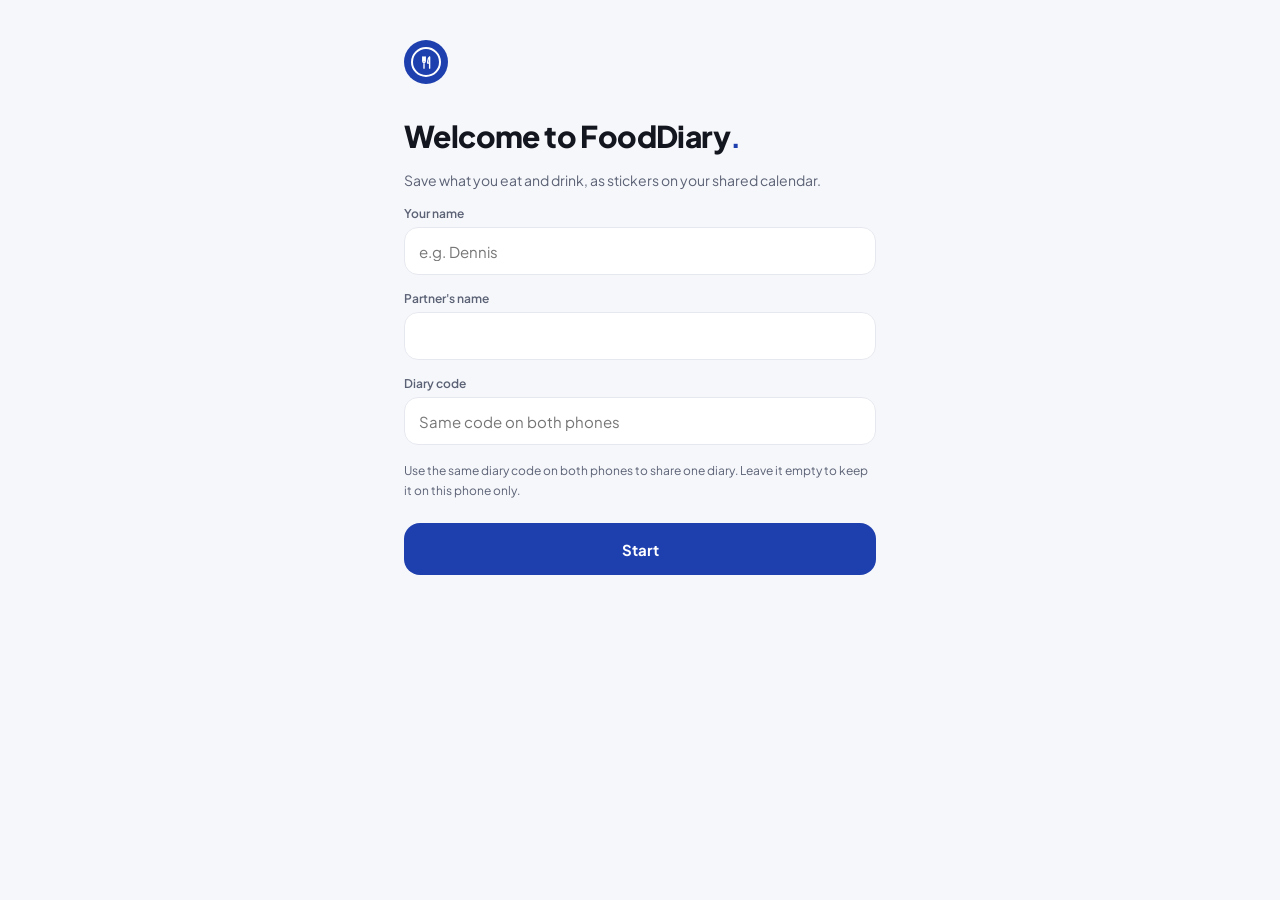
<file: fooddiary/index.html>
<!doctype html>
<html lang="en">
<head>
<meta charset="utf-8">
<meta name="viewport" content="width=device-width, initial-scale=1, maximum-scale=1, viewport-fit=cover">
<title>FoodDiary</title>
<meta name="theme-color" content="#F6F7FB">
<meta name="description" content="FoodDiary: our table, remembered">
<link rel="manifest" href="manifest.webmanifest">
<link rel="icon" href="icons/icon-192.png">
<link rel="apple-touch-icon" href="icons/icon-180.png">
<meta name="mobile-web-app-capable" content="yes">
<meta name="apple-mobile-web-app-capable" content="yes">
<meta name="apple-mobile-web-app-title" content="FoodDiary">
<link rel="stylesheet" href="lib/leaflet.css">
<link rel="stylesheet" href="styles.css">
</head>
<body>
<div id="app"></div>
<div id="overlay"></div>
<div id="toast" role="status" aria-live="polite"></div>
<noscript>FoodDiary needs JavaScript turned on.</noscript>
<script src="config.js"></script>
<script src="lib/leaflet.js"></script>
<script src="lib/firebase-app-compat.js"></script>
<script src="lib/firebase-firestore-compat.js"></script>
<script src="app.js"></script>
</body>
</html>
</file>
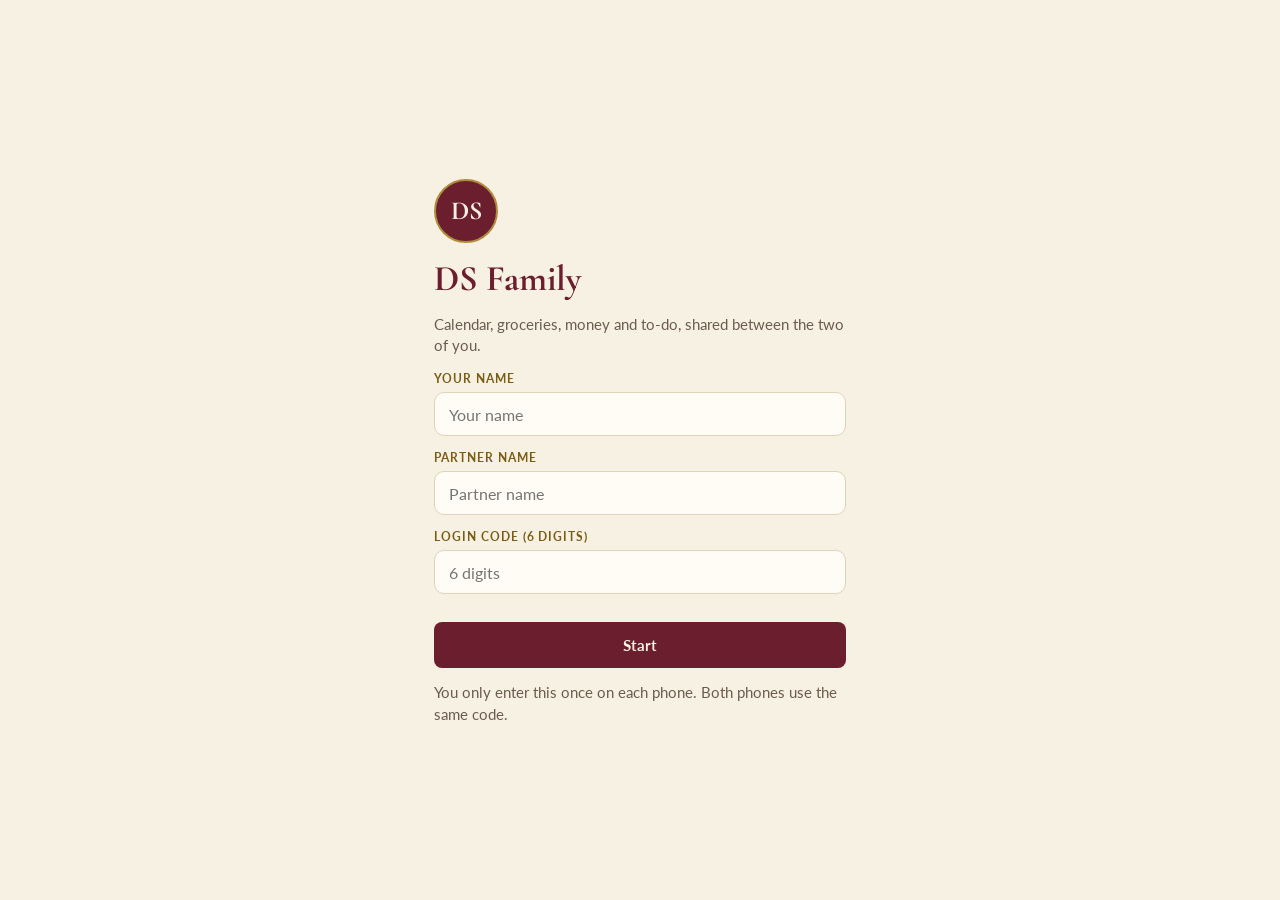
<file: www/index.html>
<!doctype html>
<html lang="en">
<head>
<meta charset="utf-8">
<meta name="viewport" content="width=device-width, initial-scale=1, viewport-fit=cover">
<title>DS Family</title>
<meta name="theme-color" content="#6B1F2E">
<meta name="description" content="DS Family: shared calendar, groceries, money and to-do">
<link rel="manifest" href="manifest.webmanifest">
<link rel="icon" href="icons/icon-192.png">
<link rel="apple-touch-icon" href="icons/icon-180.png">
<meta name="apple-mobile-web-app-capable" content="yes">
<meta name="mobile-web-app-capable" content="yes">
<meta name="apple-mobile-web-app-title" content="DS Family">
<meta name="apple-mobile-web-app-status-bar-style" content="default">
<link rel="stylesheet" href="https://fonts.googleapis.com/css2?family=Cormorant+Garamond:wght@600;700&family=Lato:wght@400;700&display=swap">
<link rel="stylesheet" href="styles.css">
</head>
<body>
<div id="app"></div>
<noscript>DS Family needs JavaScript turned on.</noscript>
<script src="config.js"></script>
<script src="util.js"></script>
<script src="workout.js"></script>
<script src="figures.js"></script>
<script src="app.js"></script>
</body>
</html>
</file>
<file: fooddiary/lib/leaflet.css>
/* required styles */

.leaflet-pane,
.leaflet-tile,
.leaflet-marker-icon,
.leaflet-marker-shadow,
.leaflet-tile-container,
.leaflet-pane > svg,
.leaflet-pane > canvas,
.leaflet-zoom-box,
.leaflet-image-layer,
.leaflet-layer {
	position: absolute;
	left: 0;
	top: 0;
	}
.leaflet-container {
	overflow: hidden;
	}
.leaflet-tile,
.leaflet-marker-icon,
.leaflet-marker-shadow {
	-webkit-user-select: none;
	   -moz-user-select: none;
	        user-select: none;
	  -webkit-user-drag: none;
	}
/* Prevents IE11 from highlighting tiles in blue */
.leaflet-tile::selection {
	background: transparent;
}
/* Safari renders non-retina tile on retina better with this, but Chrome is worse */
.leaflet-safari .leaflet-tile {
	image-rendering: -webkit-optimize-contrast;
	}
/* hack that prevents hw layers "stretching" when loading new tiles */
.leaflet-safari .leaflet-tile-container {
	width: 1600px;
	height: 1600px;
	-webkit-transform-origin: 0 0;
	}
.leaflet-marker-icon,
.leaflet-marker-shadow {
	display: block;
	}
/* .leaflet-container svg: reset svg max-width decleration shipped in Joomla! (joomla.org) 3.x */
/* .leaflet-container img: map is broken in FF if you have max-width: 100% on tiles */
.leaflet-container .leaflet-overlay-pane svg {
	max-width: none !important;
	max-height: none !important;
	}
.leaflet-container .leaflet-marker-pane img,
.leaflet-container .leaflet-shadow-pane img,
.leaflet-container .leaflet-tile-pane img,
.leaflet-container img.leaflet-image-layer,
.leaflet-container .leaflet-tile {
	max-width: none !important;
	max-height: none !important;
	width: auto;
	padding: 0;
	}

.leaflet-container img.leaflet-tile {
	/* See: https://bugs.chromium.org/p/chromium/issues/detail?id=600120 */
	mix-blend-mode: plus-lighter;
}

.leaflet-container.leaflet-touch-zoom {
	-ms-touch-action: pan-x pan-y;
	touch-action: pan-x pan-y;
	}
.leaflet-container.leaflet-touch-drag {
	-ms-touch-action: pinch-zoom;
	/* Fallback for FF which doesn't support pinch-zoom */
	touch-action: none;
	touch-action: pinch-zoom;
}
.leaflet-container.leaflet-touch-drag.leaflet-touch-zoom {
	-ms-touch-action: none;
	touch-action: none;
}
.leaflet-container {
	-webkit-tap-highlight-color: transparent;
}
.leaflet-container a {
	-webkit-tap-highlight-color: rgba(51, 181, 229, 0.4);
}
.leaflet-tile {
	filter: inherit;
	visibility: hidden;
	}
.leaflet-tile-loaded {
	visibility: inherit;
	}
.leaflet-zoom-box {
	width: 0;
	height: 0;
	-moz-box-sizing: border-box;
	     box-sizing: border-box;
	z-index: 800;
	}
/* workaround for https://bugzilla.mozilla.org/show_bug.cgi?id=888319 */
.leaflet-overlay-pane svg {
	-moz-user-select: none;
	}

.leaflet-pane         { z-index: 400; }

.leaflet-tile-pane    { z-index: 200; }
.leaflet-overlay-pane { z-index: 400; }
.leaflet-shadow-pane  { z-index: 500; }
.leaflet-marker-pane  { z-index: 600; }
.leaflet-tooltip-pane   { z-index: 650; }
.leaflet-popup-pane   { z-index: 700; }

.leaflet-map-pane canvas { z-index: 100; }
.leaflet-map-pane svg    { z-index: 200; }

.leaflet-vml-shape {
	width: 1px;
	height: 1px;
	}
.lvml {
	behavior: url(#default#VML);
	display: inline-block;
	position: absolute;
	}


/* control positioning */

.leaflet-control {
	position: relative;
	z-index: 800;
	pointer-events: visiblePainted; /* IE 9-10 doesn't have auto */
	pointer-events: auto;
	}
.leaflet-top,
.leaflet-bottom {
	position: absolute;
	z-index: 1000;
	pointer-events: none;
	}
.leaflet-top {
	top: 0;
	}
.leaflet-right {
	right: 0;
	}
.leaflet-bottom {
	bottom: 0;
	}
.leaflet-left {
	left: 0;
	}
.leaflet-control {
	float: left;
	clear: both;
	}
.leaflet-right .leaflet-control {
	float: right;
	}
.leaflet-top .leaflet-control {
	margin-top: 10px;
	}
.leaflet-bottom .leaflet-control {
	margin-bottom: 10px;
	}
.leaflet-left .leaflet-control {
	margin-left: 10px;
	}
.leaflet-right .leaflet-control {
	margin-right: 10px;
	}


/* zoom and fade animations */

.leaflet-fade-anim .leaflet-popup {
	opacity: 0;
	-webkit-transition: opacity 0.2s linear;
	   -moz-transition: opacity 0.2s linear;
	        transition: opacity 0.2s linear;
	}
.leaflet-fade-anim .leaflet-map-pane .leaflet-popup {
	opacity: 1;
	}
.leaflet-zoom-animated {
	-webkit-transform-origin: 0 0;
	    -ms-transform-origin: 0 0;
	        transform-origin: 0 0;
	}
svg.leaflet-zoom-animated {
	will-change: transform;
}

.leaflet-zoom-anim .leaflet-zoom-animated {
	-webkit-transition: -webkit-transform 0.25s cubic-bezier(0,0,0.25,1);
	   -moz-transition:    -moz-transform 0.25s cubic-bezier(0,0,0.25,1);
	        transition:         transform 0.25s cubic-bezier(0,0,0.25,1);
	}
.leaflet-zoom-anim .leaflet-tile,
.leaflet-pan-anim .leaflet-tile {
	-webkit-transition: none;
	   -moz-transition: none;
	        transition: none;
	}

.leaflet-zoom-anim .leaflet-zoom-hide {
	visibility: hidden;
	}


/* cursors */

.leaflet-interactive {
	cursor: pointer;
	}
.leaflet-grab {
	cursor: -webkit-grab;
	cursor:    -moz-grab;
	cursor:         grab;
	}
.leaflet-crosshair,
.leaflet-crosshair .leaflet-interactive {
	cursor: crosshair;
	}
.leaflet-popup-pane,
.leaflet-control {
	cursor: auto;
	}
.leaflet-dragging .leaflet-grab,
.leaflet-dragging .leaflet-grab .leaflet-interactive,
.leaflet-dragging .leaflet-marker-draggable {
	cursor: move;
	cursor: -webkit-grabbing;
	cursor:    -moz-grabbing;
	cursor:         grabbing;
	}

/* marker & overlays interactivity */
.leaflet-marker-icon,
.leaflet-marker-shadow,
.leaflet-image-layer,
.leaflet-pane > svg path,
.leaflet-tile-container {
	pointer-events: none;
	}

.leaflet-marker-icon.leaflet-interactive,
.leaflet-image-layer.leaflet-interactive,
.leaflet-pane > svg path.leaflet-interactive,
svg.leaflet-image-layer.leaflet-interactive path {
	pointer-events: visiblePainted; /* IE 9-10 doesn't have auto */
	pointer-events: auto;
	}

/* visual tweaks */

.leaflet-container {
	background: #ddd;
	outline-offset: 1px;
	}
.leaflet-container a {
	color: #0078A8;
	}
.leaflet-zoom-box {
	border: 2px dotted #38f;
	background: rgba(255,255,255,0.5);
	}


/* general typography */
.leaflet-container {
	font-family: "Helvetica Neue", Arial, Helvetica, sans-serif;
	font-size: 12px;
	font-size: 0.75rem;
	line-height: 1.5;
	}


/* general toolbar styles */

.leaflet-bar {
	box-shadow: 0 1px 5px rgba(0,0,0,0.65);
	border-radius: 4px;
	}
.leaflet-bar a {
	background-color: #fff;
	border-bottom: 1px solid #ccc;
	width: 26px;
	height: 26px;
	line-height: 26px;
	display: block;
	text-align: center;
	text-decoration: none;
	color: black;
	}
.leaflet-bar a,
.leaflet-control-layers-toggle {
	background-position: 50% 50%;
	background-repeat: no-repeat;
	display: block;
	}
.leaflet-bar a:hover,
.leaflet-bar a:focus {
	background-color: #f4f4f4;
	}
.leaflet-bar a:first-child {
	border-top-left-radius: 4px;
	border-top-right-radius: 4px;
	}
.leaflet-bar a:last-child {
	border-bottom-left-radius: 4px;
	border-bottom-right-radius: 4px;
	border-bottom: none;
	}
.leaflet-bar a.leaflet-disabled {
	cursor: default;
	background-color: #f4f4f4;
	color: #bbb;
	}

.leaflet-touch .leaflet-bar a {
	width: 30px;
	height: 30px;
	line-height: 30px;
	}
.leaflet-touch .leaflet-bar a:first-child {
	border-top-left-radius: 2px;
	border-top-right-radius: 2px;
	}
.leaflet-touch .leaflet-bar a:last-child {
	border-bottom-left-radius: 2px;
	border-bottom-right-radius: 2px;
	}

/* zoom control */

.leaflet-control-zoom-in,
.leaflet-control-zoom-out {
	font: bold 18px 'Lucida Console', Monaco, monospace;
	text-indent: 1px;
	}

.leaflet-touch .leaflet-control-zoom-in, .leaflet-touch .leaflet-control-zoom-out  {
	font-size: 22px;
	}


/* layers control */

.leaflet-control-layers {
	box-shadow: 0 1px 5px rgba(0,0,0,0.4);
	background: #fff;
	border-radius: 5px;
	}
.leaflet-control-layers-toggle {
	background-image: url(images/layers.png);
	width: 36px;
	height: 36px;
	}
.leaflet-retina .leaflet-control-layers-toggle {
	background-image: url(images/layers-2x.png);
	background-size: 26px 26px;
	}
.leaflet-touch .leaflet-control-layers-toggle {
	width: 44px;
	height: 44px;
	}
.leaflet-control-layers .leaflet-control-layers-list,
.leaflet-control-layers-expanded .leaflet-control-layers-toggle {
	display: none;
	}
.leaflet-control-layers-expanded .leaflet-control-layers-list {
	display: block;
	position: relative;
	}
.leaflet-control-layers-expanded {
	padding: 6px 10px 6px 6px;
	color: #333;
	background: #fff;
	}
.leaflet-control-layers-scrollbar {
	overflow-y: scroll;
	overflow-x: hidden;
	padding-right: 5px;
	}
.leaflet-control-layers-selector {
	margin-top: 2px;
	position: relative;
	top: 1px;
	}
.leaflet-control-layers label {
	display: block;
	font-size: 13px;
	font-size: 1.08333em;
	}
.leaflet-control-layers-separator {
	height: 0;
	border-top: 1px solid #ddd;
	margin: 5px -10px 5px -6px;
	}

/* Default icon URLs */
.leaflet-default-icon-path { /* used only in path-guessing heuristic, see L.Icon.Default */
	background-image: url(images/marker-icon.png);
	}


/* attribution and scale controls */

.leaflet-container .leaflet-control-attribution {
	background: #fff;
	background: rgba(255, 255, 255, 0.8);
	margin: 0;
	}
.leaflet-control-attribution,
.leaflet-control-scale-line {
	padding: 0 5px;
	color: #333;
	line-height: 1.4;
	}
.leaflet-control-attribution a {
	text-decoration: none;
	}
.leaflet-control-attribution a:hover,
.leaflet-control-attribution a:focus {
	text-decoration: underline;
	}
.leaflet-attribution-flag {
	display: inline !important;
	vertical-align: baseline !important;
	width: 1em;
	height: 0.6669em;
	}
.leaflet-left .leaflet-control-scale {
	margin-left: 5px;
	}
.leaflet-bottom .leaflet-control-scale {
	margin-bottom: 5px;
	}
.leaflet-control-scale-line {
	border: 2px solid #777;
	border-top: none;
	line-height: 1.1;
	padding: 2px 5px 1px;
	white-space: nowrap;
	-moz-box-sizing: border-box;
	     box-sizing: border-box;
	background: rgba(255, 255, 255, 0.8);
	text-shadow: 1px 1px #fff;
	}
.leaflet-control-scale-line:not(:first-child) {
	border-top: 2px solid #777;
	border-bottom: none;
	margin-top: -2px;
	}
.leaflet-control-scale-line:not(:first-child):not(:last-child) {
	border-bottom: 2px solid #777;
	}

.leaflet-touch .leaflet-control-attribution,
.leaflet-touch .leaflet-control-layers,
.leaflet-touch .leaflet-bar {
	box-shadow: none;
	}
.leaflet-touch .leaflet-control-layers,
.leaflet-touch .leaflet-bar {
	border: 2px solid rgba(0,0,0,0.2);
	background-clip: padding-box;
	}


/* popup */

.leaflet-popup {
	position: absolute;
	text-align: center;
	margin-bottom: 20px;
	}
.leaflet-popup-content-wrapper {
	padding: 1px;
	text-align: left;
	border-radius: 12px;
	}
.leaflet-popup-content {
	margin: 13px 24px 13px 20px;
	line-height: 1.3;
	font-size: 13px;
	font-size: 1.08333em;
	min-height: 1px;
	}
.leaflet-popup-content p {
	margin: 17px 0;
	margin: 1.3em 0;
	}
.leaflet-popup-tip-container {
	width: 40px;
	height: 20px;
	position: absolute;
	left: 50%;
	margin-top: -1px;
	margin-left: -20px;
	overflow: hidden;
	pointer-events: none;
	}
.leaflet-popup-tip {
	width: 17px;
	height: 17px;
	padding: 1px;

	margin: -10px auto 0;
	pointer-events: auto;

	-webkit-transform: rotate(45deg);
	   -moz-transform: rotate(45deg);
	    -ms-transform: rotate(45deg);
	        transform: rotate(45deg);
	}
.leaflet-popup-content-wrapper,
.leaflet-popup-tip {
	background: white;
	color: #333;
	box-shadow: 0 3px 14px rgba(0,0,0,0.4);
	}
.leaflet-container a.leaflet-popup-close-button {
	position: absolute;
	top: 0;
	right: 0;
	border: none;
	text-align: center;
	width: 24px;
	height: 24px;
	font: 16px/24px Tahoma, Verdana, sans-serif;
	color: #757575;
	text-decoration: none;
	background: transparent;
	}
.leaflet-container a.leaflet-popup-close-button:hover,
.leaflet-container a.leaflet-popup-close-button:focus {
	color: #585858;
	}
.leaflet-popup-scrolled {
	overflow: auto;
	}

.leaflet-oldie .leaflet-popup-content-wrapper {
	-ms-zoom: 1;
	}
.leaflet-oldie .leaflet-popup-tip {
	width: 24px;
	margin: 0 auto;

	-ms-filter: "progid:DXImageTransform.Microsoft.Matrix(M11=0.70710678, M12=0.70710678, M21=-0.70710678, M22=0.70710678)";
	filter: progid:DXImageTransform.Microsoft.Matrix(M11=0.70710678, M12=0.70710678, M21=-0.70710678, M22=0.70710678);
	}

.leaflet-oldie .leaflet-control-zoom,
.leaflet-oldie .leaflet-control-layers,
.leaflet-oldie .leaflet-popup-content-wrapper,
.leaflet-oldie .leaflet-popup-tip {
	border: 1px solid #999;
	}


/* div icon */

.leaflet-div-icon {
	background: #fff;
	border: 1px solid #666;
	}


/* Tooltip */
/* Base styles for the element that has a tooltip */
.leaflet-tooltip {
	position: absolute;
	padding: 6px;
	background-color: #fff;
	border: 1px solid #fff;
	border-radius: 3px;
	color: #222;
	white-space: nowrap;
	-webkit-user-select: none;
	-moz-user-select: none;
	-ms-user-select: none;
	user-select: none;
	pointer-events: none;
	box-shadow: 0 1px 3px rgba(0,0,0,0.4);
	}
.leaflet-tooltip.leaflet-interactive {
	cursor: pointer;
	pointer-events: auto;
	}
.leaflet-tooltip-top:before,
.leaflet-tooltip-bottom:before,
.leaflet-tooltip-left:before,
.leaflet-tooltip-right:before {
	position: absolute;
	pointer-events: none;
	border: 6px solid transparent;
	background: transparent;
	content: "";
	}

/* Directions */

.leaflet-tooltip-bottom {
	margin-top: 6px;
}
.leaflet-tooltip-top {
	margin-top: -6px;
}
.leaflet-tooltip-bottom:before,
.leaflet-tooltip-top:before {
	left: 50%;
	margin-left: -6px;
	}
.leaflet-tooltip-top:before {
	bottom: 0;
	margin-bottom: -12px;
	border-top-color: #fff;
	}
.leaflet-tooltip-bottom:before {
	top: 0;
	margin-top: -12px;
	margin-left: -6px;
	border-bottom-color: #fff;
	}
.leaflet-tooltip-left {
	margin-left: -6px;
}
.leaflet-tooltip-right {
	margin-left: 6px;
}
.leaflet-tooltip-left:before,
.leaflet-tooltip-right:before {
	top: 50%;
	margin-top: -6px;
	}
.leaflet-tooltip-left:before {
	right: 0;
	margin-right: -12px;
	border-left-color: #fff;
	}
.leaflet-tooltip-right:before {
	left: 0;
	margin-left: -12px;
	border-right-color: #fff;
	}

/* Printing */

@media print {
	/* Prevent printers from removing background-images of controls. */
	.leaflet-control {
		-webkit-print-color-adjust: exact;
		print-color-adjust: exact;
		}
	}
</file>
<file: fooddiary/styles.css>
/* FoodDiary styles: same tokens as the approved mockup (v0.1.0). */
@font-face { font-family: 'PJS'; src: url(fonts/pjs-400.woff2) format('woff2'); font-weight: 400; font-display: swap; }
@font-face { font-family: 'PJS'; src: url(fonts/pjs-500.woff2) format('woff2'); font-weight: 500; font-display: swap; }
@font-face { font-family: 'PJS'; src: url(fonts/pjs-600.woff2) format('woff2'); font-weight: 600; font-display: swap; }
@font-face { font-family: 'PJS'; src: url(fonts/pjs-700.woff2) format('woff2'); font-weight: 700; font-display: swap; }
@font-face { font-family: 'PJS'; src: url(fonts/pjs-800.woff2) format('woff2'); font-weight: 800; font-display: swap; }

:root {
  --blue: #1E3FAE; --blue-dark: #162F85; --blue-soft: #E9EDFB; --blue-mid: #8FA3E6;
  --ink: #14161F; --grey: #5B6275; --faint: #A9AFBF; --line: #E6E8EF;
  --bg: #F6F7FB; --track: #ECEEF4; --card: #FFFFFF;
  --green: #15803D; --partner: #B7791F; --red: #B42318;
  --shadow: 0 1px 3px rgba(20,22,31,0.06);
  --safe-top: env(safe-area-inset-top, 0px); --safe-bottom: env(safe-area-inset-bottom, 0px);
}
* { box-sizing: border-box; -webkit-tap-highlight-color: transparent; }
html, body { margin: 0; height: 100%; background: var(--bg); color: var(--ink); font-family: 'PJS', system-ui, sans-serif; font-size: 14px; }
body { overscroll-behavior: none; }
button, input, textarea, select { font-family: inherit; color: inherit; }
button { cursor: pointer; }
svg { display: block; flex-shrink: 0; }
img { -webkit-user-drag: none; user-select: none; }

#app { position: fixed; inset: 0; overflow: hidden; }
.scroll { position: absolute; inset: 0; overflow-y: auto; padding-bottom: calc(110px + var(--safe-bottom)); -webkit-overflow-scrolling: touch; }
.wrap { max-width: 520px; margin: 0 auto; }

/* Header */
.hdr { padding: calc(18px + var(--safe-top)) 20px 0 20px; display: flex; flex-direction: column; gap: 4px; }
.status { display: flex; justify-content: flex-end; align-items: center; gap: 6px; height: 16px; }
.status .dot { width: 7px; height: 7px; border-radius: 4px; background: var(--green); }
.status span { font-size: 10px; font-weight: 700; letter-spacing: 0.08em; color: var(--green); }
.status.off .dot { background: var(--grey); } .status.off span { color: var(--grey); }
.status.local .dot { background: var(--partner); } .status.local span { color: var(--partner); }
.hrow { display: flex; align-items: center; gap: 12px; }
.logo { width: 44px; height: 44px; border-radius: 22px; background: var(--blue); display: flex; align-items: center; justify-content: center; flex-shrink: 0; }
.logo .ring { width: 30px; height: 30px; border-radius: 15px; border: 2.5px solid #fff; display: flex; align-items: center; justify-content: center; }
.htext { display: flex; flex-direction: column; gap: 1px; flex-grow: 1; min-width: 0; }
.htitle { font-size: 26px; font-weight: 800; letter-spacing: -0.02em; line-height: 30px; }
.htitle b { color: var(--blue); }
.hsub { font-size: 12px; color: var(--grey); white-space: nowrap; overflow: hidden; text-overflow: ellipsis; }
.ibtn { width: 44px; height: 44px; border: none; background: transparent; display: flex; align-items: center; justify-content: center; padding: 0; border-radius: 22px; }
.ibtn:active { background: var(--track); }

/* View switcher */
.switch { margin: 14px 20px 0 20px; padding: 4px; border-radius: 18px; background: var(--track); display: flex; gap: 4px; }
.switch button { flex: 1 1 0; height: 44px; border: none; background: transparent; display: flex; align-items: center; justify-content: center; padding: 0; border-radius: 14px; transition: flex .2s; }
.switch button.on { flex: 2.2 1 0; background: #fff; box-shadow: 0 1px 3px rgba(20,22,31,0.08); gap: 8px; font-size: 14px; font-weight: 600; }

/* Filter chips */
.chips { margin-top: 14px; padding: 0 20px; display: flex; gap: 8px; overflow-x: auto; scrollbar-width: none; }
.chips::-webkit-scrollbar { display: none; }
.chip { height: 36px; padding: 0 14px; border: 1px solid var(--line); border-radius: 18px; background: #fff; display: flex; align-items: center; gap: 6px; font-size: 13px; font-weight: 500; flex-shrink: 0; }
.chip.on { border-color: var(--blue); background: var(--blue); color: #fff; font-weight: 600; }

/* Section titles */
.sec { margin: 18px 20px 0 20px; display: flex; align-items: flex-end; justify-content: space-between; gap: 12px; }
.sec-t { font-size: 24px; font-weight: 800; letter-spacing: -0.02em; }
.sec-s { font-size: 12px; color: var(--grey); margin-top: 2px; }
.label { margin: 18px 20px 0 20px; font-size: 11px; font-weight: 700; letter-spacing: 0.1em; color: var(--grey); text-transform: uppercase; }
.avs { display: flex; flex-shrink: 0; }
.av { border-radius: 50%; color: #fff; font-weight: 700; display: flex; align-items: center; justify-content: center; border: 2px solid #fff; background: var(--blue); }
.av.p { background: #E8A33D; margin-left: -7px; }
.who { font-size: 10px; font-weight: 700; color: #fff; width: 20px; height: 20px; border-radius: 10px; display: flex; align-items: center; justify-content: center; flex-shrink: 0; background: var(--blue); }
.who.p { background: var(--partner); }

/* Calendar */
.cal { margin: 12px 20px 0 20px; padding: 12px 10px 10px 10px; border-radius: 20px; background: #fff; box-shadow: var(--shadow); touch-action: pan-y; }
.dow, .days { display: grid; grid-template-columns: repeat(7, minmax(0, 1fr)); gap: 2px; }
.dow div { text-align: center; font-size: 11px; font-weight: 600; color: var(--grey); margin-bottom: 4px; }
.day { height: 50px; position: relative; display: flex; align-items: center; justify-content: center; font-size: 13px; font-weight: 500; color: var(--grey); border: none; background: transparent; padding: 0; border-radius: 12px; }
.day.fut { color: var(--faint); }
.day.sel { background: var(--blue-soft); }
.day.today:not(.has) { color: var(--blue); font-weight: 800; }
.day img { width: 38px; height: 38px; object-fit: contain; }
.day .n { position: absolute; left: 2px; top: 0; font-size: 10px; font-weight: 700; color: var(--ink); }
.day .more { position: absolute; right: 1px; bottom: 1px; font-size: 10px; font-weight: 700; color: var(--blue); }
.calfoot { margin-top: 6px; padding-top: 6px; border-top: 1px solid var(--line); display: flex; align-items: center; gap: 8px; font-size: 12px; color: var(--grey); }
.calfoot .sp { flex-grow: 1; }
.calfoot .ibtn { width: 40px; height: 40px; }
.dayhead { display: flex; align-items: center; gap: 10px; margin-top: 4px; }
.dayhead .bul { width: 8px; height: 8px; border-radius: 4px; background: var(--blue); flex-shrink: 0; }
.dayhead .t { font-size: 16px; font-weight: 700; }
.dayhead .c { font-size: 12px; color: var(--grey); }
.stackcol { margin: 16px 20px 0 20px; display: flex; flex-direction: column; gap: 12px; }

/* Save card (List) */
.item { display: flex; gap: 14px; padding: 12px; border-radius: 20px; background: #fff; box-shadow: var(--shadow); border: none; text-align: left; width: 100%; }
.item > img { width: 92px; height: 92px; object-fit: contain; flex-shrink: 0; }
.item .b { display: flex; flex-direction: column; gap: 6px; flex-grow: 1; min-width: 0; }
.item .r1 { display: flex; align-items: center; justify-content: space-between; gap: 8px; }
.item .nm { font-size: 17px; font-weight: 700; letter-spacing: -0.01em; white-space: nowrap; overflow: hidden; text-overflow: ellipsis; }
.item .st { display: flex; align-items: center; gap: 3px; font-size: 13px; font-weight: 700; color: var(--blue); }
.meta { display: flex; align-items: center; gap: 12px; font-size: 12px; color: var(--grey); min-width: 0; }
.meta span { display: flex; align-items: center; gap: 4px; min-width: 0; }
.ell { white-space: nowrap; overflow: hidden; text-overflow: ellipsis; }
.item .nt { display: flex; align-items: center; justify-content: space-between; gap: 8px; font-size: 12px; }
.item .nt span { display: flex; align-items: center; gap: 4px; min-width: 0; }

/* Stack (sticker book) */
.book { margin: 12px 20px 0 20px; display: grid; grid-template-columns: repeat(3, minmax(0, 1fr)); gap: 10px; }
.stk { aspect-ratio: 1 / 1.15; border: none; border-radius: 20px; background: #fff; box-shadow: var(--shadow); display: flex; flex-direction: column; align-items: center; justify-content: center; gap: 4px; padding: 8px; }
.stk img { width: 100%; height: 72%; object-fit: contain; }
.stk span { font-size: 11px; font-weight: 600; max-width: 100%; white-space: nowrap; overflow: hidden; text-overflow: ellipsis; }

/* Places */
.map { margin: 14px 20px 0 20px; height: 210px; border-radius: 22px; overflow: hidden; position: relative; background: #DCEBD3; z-index: 0; }
.map .leaflet-container { width: 100%; height: 100%; background: #E8EEE4; font-family: inherit; }
.mapbtn { position: absolute; right: 12px; bottom: 12px; height: 36px; padding: 0 14px; border: none; border-radius: 18px; background: #fff; box-shadow: 0 2px 8px rgba(20,22,31,0.12); display: flex; align-items: center; gap: 6px; font-size: 13px; font-weight: 600; z-index: 500; }
.mapempty { position: absolute; inset: 0; display: flex; align-items: center; justify-content: center; text-align: center; padding: 24px; font-size: 13px; color: #3C4A3A; }
.pin { width: 52px; height: 52px; border-radius: 26px; background: #fff; box-shadow: 0 4px 12px rgba(20,22,31,0.18); display: flex; align-items: center; justify-content: center; position: relative; }
.pin img { width: 40px; height: 40px; object-fit: contain; }
.pin b { position: absolute; right: -4px; top: -4px; width: 20px; height: 20px; border-radius: 10px; background: var(--blue); color: #fff; font-size: 11px; font-weight: 700; display: flex; align-items: center; justify-content: center; border: 2px solid #fff; }
.leaflet-div-icon { background: transparent; border: none; }
.seg { margin: 14px 20px 0 20px; padding: 4px; border-radius: 16px; background: var(--track); display: grid; grid-template-columns: repeat(3, minmax(0, 1fr)); gap: 4px; }
.seg button { height: 38px; border: none; border-radius: 12px; background: transparent; font-size: 13px; font-weight: 500; color: var(--grey); }
.seg button.on { background: #fff; font-weight: 600; color: var(--ink); box-shadow: 0 1px 3px rgba(20,22,31,0.08); }
.prow { display: flex; align-items: center; gap: 14px; padding: 12px; border-radius: 20px; background: #fff; box-shadow: var(--shadow); border: none; text-align: left; width: 100%; }
.prow > img { width: 64px; height: 64px; object-fit: contain; flex-shrink: 0; }
.prow .b { display: flex; flex-direction: column; gap: 5px; flex-grow: 1; min-width: 0; }
.prow .nm { font-size: 16px; font-weight: 700; }
.prow .lv { font-size: 12px; color: var(--grey); } .prow .lv b { color: var(--ink); font-weight: 600; }
.list { margin: 12px 20px 0 20px; display: flex; flex-direction: column; gap: 10px; }

/* Shared */
.pair { margin: 14px 20px 0 20px; display: grid; grid-template-columns: repeat(2, minmax(0, 1fr)); gap: 10px; }
.pcard { padding: 14px; border-radius: 20px; background: #fff; box-shadow: var(--shadow); display: flex; flex-direction: column; gap: 10px; }
.pcard .top { display: flex; align-items: center; gap: 8px; font-size: 14px; font-weight: 700; min-width: 0; }
.pcard .big { font-size: 32px; font-weight: 800; letter-spacing: -0.03em; line-height: 36px; }
.pcard .sm { font-size: 11px; font-weight: 700; letter-spacing: 0.08em; color: var(--grey); }
.minis { display: flex; gap: 4px; } .minis img { width: 36px; height: 36px; object-fit: contain; }

/* You */
.statcard { margin: 14px 20px 0 20px; padding: 18px; border-radius: 22px; background: #fff; box-shadow: var(--shadow); display: flex; flex-direction: column; gap: 14px; }
.kpis { display: grid; grid-template-columns: repeat(3, minmax(0, 1fr)); gap: 8px; }
.kpi .v { font-size: 40px; font-weight: 800; line-height: 44px; letter-spacing: -0.03em; }
.kpi .k { font-size: 11px; font-weight: 700; letter-spacing: 0.08em; color: var(--grey); }
.bar { height: 10px; border-radius: 5px; overflow: hidden; display: flex; background: var(--track); }
.legend { display: flex; gap: 16px; font-size: 12px; color: var(--grey); flex-wrap: wrap; }
.legend span { display: flex; align-items: center; gap: 6px; }
.legend i { width: 8px; height: 8px; border-radius: 4px; display: block; }
.split { display: flex; gap: 10px; padding-top: 12px; border-top: 1px solid var(--line); }
.split div { flex: 1 1 0; display: flex; align-items: center; gap: 8px; font-size: 12px; color: var(--grey); min-width: 0; }
.split b { color: var(--ink); font-size: 14px; }
.fav { display: flex; align-items: center; gap: 14px; padding: 10px 0; border: none; background: transparent; width: 100%; text-align: left; }
.fav .n { width: 22px; font-size: 13px; font-weight: 700; color: var(--grey); }
.fav img { width: 52px; height: 52px; object-fit: contain; flex-shrink: 0; }
.fav .b { display: flex; flex-direction: column; gap: 2px; flex-grow: 1; min-width: 0; }
.fav .nm { font-size: 15px; font-weight: 700; }
.fav .x { font-size: 13px; font-weight: 700; color: var(--blue); flex-shrink: 0; }
.memory { margin: 8px 20px 0 20px; padding: 16px; border-radius: 22px; background: #fff; box-shadow: var(--shadow); display: flex; align-items: center; gap: 16px; border: none; width: calc(100% - 40px); text-align: left; }
.memory img { width: 110px; height: 110px; object-fit: contain; flex-shrink: 0; }
.memory .k { font-size: 11px; font-weight: 700; letter-spacing: 0.1em; color: var(--grey); }
.memory .t { font-size: 22px; font-weight: 800; letter-spacing: -0.02em; margin-top: 4px; }
.memory .s { font-size: 12px; color: var(--grey); margin-top: 4px; }

/* Empty state */
.empty { margin: 16px 20px 0 20px; padding: 28px 20px; border-radius: 20px; background: #fff; box-shadow: var(--shadow); display: flex; flex-direction: column; align-items: center; gap: 10px; text-align: center; }
.empty .t { font-size: 16px; font-weight: 700; }
.empty .s { font-size: 13px; color: var(--grey); max-width: 260px; line-height: 19px; }

/* Bottom navigation */
.navfade { position: absolute; left: 0; right: 0; bottom: 0; height: calc(96px + var(--safe-bottom)); background: linear-gradient(rgba(246,247,251,0), var(--bg) 40%); pointer-events: none; z-index: 900; }
.nav { position: absolute; left: 16px; right: 16px; bottom: calc(20px + var(--safe-bottom)); display: flex; align-items: center; gap: 12px; z-index: 901; max-width: 488px; margin: 0 auto; }
.navbar { flex-grow: 1; height: 62px; border-radius: 31px; background: #fff; box-shadow: 0 6px 20px rgba(20,22,31,0.10); display: flex; padding: 0 6px; }
.navbar button { flex: 1 1 0; height: 58px; margin-top: 2px; display: flex; flex-direction: column; align-items: center; justify-content: center; gap: 3px; border: none; background: transparent; color: var(--grey); font-size: 11px; font-weight: 500; padding: 0; }
.navbar button.on { color: var(--blue); font-weight: 700; }
.fab { width: 62px; height: 62px; border-radius: 31px; border: none; background: var(--blue); box-shadow: 0 8px 20px rgba(30,63,174,0.35); display: flex; align-items: center; justify-content: center; padding: 0; flex-shrink: 0; }
.fab:active { background: var(--blue-dark); }

/* Overlays */
#overlay:empty { display: none; }
.screen { position: fixed; inset: 0; z-index: 2000; background: var(--bg); overflow-y: auto; }
.screen.dark { background: #0F1117; overflow: hidden; }
.sheetbg { position: fixed; inset: 0; z-index: 2000; background: rgba(15,17,23,0.45); display: flex; align-items: flex-end; justify-content: center; }
.sheet { width: 100%; max-width: 520px; background: #fff; border-radius: 28px 28px 0 0; padding: 10px 20px calc(22px + var(--safe-bottom)) 20px; display: flex; flex-direction: column; gap: 10px; }
.grab { width: 40px; height: 4px; border-radius: 2px; background: var(--line); margin: 0 auto 8px auto; }
.sheet h3 { margin: 0 0 4px 0; font-size: 18px; font-weight: 800; }
.optbtn { height: 56px; border: 1px solid var(--line); border-radius: 16px; background: #fff; display: flex; align-items: center; gap: 12px; padding: 0 16px; font-size: 15px; font-weight: 600; }
.topbar { position: sticky; top: 0; z-index: 5; padding: calc(16px + var(--safe-top)) 20px 12px 20px; display: flex; align-items: center; gap: 12px; background: var(--bg); }
.topbar .t { font-size: 20px; font-weight: 800; flex-grow: 1; letter-spacing: -0.01em; }
.rbtn { width: 44px; height: 44px; border-radius: 22px; border: none; background: var(--track); display: flex; align-items: center; justify-content: center; padding: 0; flex-shrink: 0; }

/* Capture editor */
.capbar { position: absolute; left: 0; right: 0; top: 0; padding: calc(22px + var(--safe-top)) 20px 22px 20px; display: flex; align-items: center; justify-content: space-between; z-index: 2; }
.capbar .rbtn { background: rgba(255,255,255,0.12); }
.capbar .t { font-size: 15px; font-weight: 700; color: #fff; }
.stage { position: absolute; left: 20px; right: 20px; top: calc(92px + var(--safe-top)); bottom: 420px; min-height: 180px; border-radius: 26px; background: radial-gradient(circle at 50% 45%, #2A3150, #151826 70%); display: flex; align-items: center; justify-content: center; }
.stage img { max-width: 78%; max-height: 82%; object-fit: contain; }
.stage .badge { position: absolute; left: 14px; top: 14px; height: 28px; padding: 0 12px; border-radius: 14px; background: rgba(255,255,255,0.14); display: flex; align-items: center; gap: 6px; font-size: 12px; font-weight: 600; color: #fff; }
.spinner { width: 36px; height: 36px; border-radius: 18px; border: 3px solid rgba(255,255,255,0.2); border-top-color: #fff; animation: spin 0.9s linear infinite; }
@keyframes spin { to { transform: rotate(360deg); } }
.form { position: absolute; left: 0; right: 0; bottom: 0; height: 420px; border-radius: 28px 28px 0 0; background: #fff; padding: 22px 20px calc(18px + var(--safe-bottom)) 20px; display: flex; flex-direction: column; gap: 12px; overflow-y: auto; }
.fl { display: flex; flex-direction: column; gap: 6px; font-size: 12px; font-weight: 600; color: var(--grey); }
.inp { height: 48px; border: 1px solid var(--line); border-radius: 14px; padding: 0 14px; font-size: 15px; color: var(--ink); background: #fff; outline: none; width: 100%; }
.inp:focus { border-color: var(--blue); }
.inp.big { font-size: 18px; font-weight: 700; }
.kinds { display: grid; grid-template-columns: repeat(3, minmax(0, 1fr)); gap: 8px; }
.kinds button { height: 44px; border: 1px solid var(--line); border-radius: 14px; background: #fff; display: flex; align-items: center; justify-content: center; gap: 6px; font-size: 13px; font-weight: 500; }
.kinds button.on { border-color: var(--blue); background: var(--blue); color: #fff; font-weight: 600; }
.rows { display: flex; flex-direction: column; border: 1px solid var(--line); border-radius: 14px; }
.rowi { min-height: 46px; padding: 0 14px; display: flex; align-items: center; gap: 10px; font-size: 14px; border-bottom: 1px solid var(--line); }
.rowi:last-child { border-bottom: none; }
.rowi input { flex-grow: 1; border: none; outline: none; font-size: 14px; height: 44px; background: transparent; min-width: 0; }
.rowi .hint { font-size: 11px; color: var(--grey); flex-shrink: 0; }
.stars { display: flex; gap: 2px; }
.stars button { border: none; background: transparent; padding: 0; width: 28px; height: 40px; display: flex; align-items: center; justify-content: center; }
.btns { display: flex; gap: 10px; margin-top: auto; padding-top: 4px; }
.btn2 { flex: 1 1 0; height: 52px; border: 1px solid var(--line); border-radius: 16px; background: #fff; font-size: 15px; font-weight: 600; display: flex; align-items: center; justify-content: center; gap: 8px; }
.btn1 { flex: 2 1 0; height: 52px; border: none; border-radius: 16px; background: var(--blue); font-size: 15px; font-weight: 700; color: #fff; display: flex; align-items: center; justify-content: center; gap: 8px; }
.btn1:disabled { opacity: 0.5; }
.btn1.danger { background: var(--red); }

/* Detail */
.hero { margin: 0 20px; height: 300px; border-radius: 26px; background: #fff; box-shadow: var(--shadow); display: flex; align-items: center; justify-content: center; }
.hero img { max-width: 80%; max-height: 86%; object-fit: contain; }
.dtitle { margin: 18px 20px 0 20px; display: flex; align-items: center; justify-content: space-between; gap: 12px; }
.dtitle .t { font-size: 28px; font-weight: 800; letter-spacing: -0.02em; }
.dcard { margin: 14px 20px 0 20px; border-radius: 20px; background: #fff; box-shadow: var(--shadow); }
.dnote { margin: 14px 20px 0 20px; padding: 16px; border-radius: 20px; background: #fff; box-shadow: var(--shadow); font-size: 15px; line-height: 22px; white-space: pre-wrap; }
.dbtns { margin: 18px 20px 30px 20px; display: flex; gap: 10px; }

/* Settings */
.set { margin: 0 20px; display: flex; flex-direction: column; gap: 14px; padding-bottom: 40px; }
.card { padding: 16px; border-radius: 20px; background: #fff; box-shadow: var(--shadow); display: flex; flex-direction: column; gap: 12px; }
.card .t { font-size: 15px; font-weight: 700; }
.card .s { font-size: 13px; color: var(--grey); line-height: 19px; }
.ver { text-align: center; font-size: 12px; color: var(--grey); margin-top: 6px; }
.setup { min-height: 100%; padding: calc(40px + var(--safe-top)) 24px 30px 24px; display: flex; flex-direction: column; gap: 16px; max-width: 520px; margin: 0 auto; }
.setup .hello { font-size: 30px; font-weight: 800; letter-spacing: -0.02em; line-height: 36px; margin-top: 18px; }
.setup .hello b { color: var(--blue); }
.setup .s { font-size: 14px; color: var(--grey); line-height: 20px; }

/* Search */
.sbox { flex-grow: 1; height: 44px; border-radius: 22px; background: #fff; border: 1px solid var(--line); display: flex; align-items: center; gap: 8px; padding: 0 14px; }
.sbox input { flex-grow: 1; border: none; outline: none; font-size: 15px; background: transparent; min-width: 0; }

/* Big map */
.bigmap { position: fixed; inset: 0; z-index: 2000; background: #E8EEE4; }
.bigmap .mapel { position: absolute; inset: 0; }
.bigmap .rbtn { position: absolute; left: 20px; top: calc(20px + var(--safe-top)); z-index: 600; background: #fff; box-shadow: 0 2px 8px rgba(20,22,31,0.15); }

#toast { position: fixed; left: 50%; bottom: calc(100px + var(--safe-bottom)); transform: translateX(-50%) translateY(20px); background: var(--ink); color: #fff; padding: 12px 18px; border-radius: 14px; font-size: 13px; font-weight: 600; opacity: 0; transition: all .25s; z-index: 5000; pointer-events: none; max-width: 86%; text-align: center; }
#toast.show { opacity: 1; transform: translateX(-50%) translateY(0); }
</file>
<file: www/styles.css>
/* DS Family v0.1.0 - classic look, three themes (burgundy default, navy, green) */
:root{
  --primary:#6B1F2E; --on-primary:#F7F1E3; --on-primary-soft:#F0E6D0;
  --bg:#F7F1E3; --card:#FFFCF5; --line:#E0D3B8; --ink:#2A1E1A; --muted:#6B5B4E;
  --gold:#B08D3C; --gold-text:#7A5C14; --gold-light:#E3C77A; --chip:#EFE3C4;
  --ok:#2F6B3A; --danger:#9A2A1F;
  --serif:'Cormorant Garamond',Georgia,'Times New Roman',serif;
  --sans:'Lato',system-ui,-apple-system,'Segoe UI',Roboto,sans-serif;
}
:root[data-theme="navy"]{
  --primary:#14284B; --on-primary:#F3F1EA; --on-primary-soft:#E4E7EE;
  --bg:#F3F1EA; --card:#FFFDF8; --line:#D9D4C5; --ink:#1B2230; --muted:#5B5F6A; --chip:#E8E4D6;
}
:root[data-theme="green"]{
  --primary:#1F4D3A; --on-primary:#F4F2E6; --on-primary-soft:#E3EDE6;
  --bg:#F4F2E6; --card:#FFFDF6; --line:#DCD6BE; --ink:#1E2A22; --muted:#5A6158; --chip:#E9E6D2; --ok:#1F4D3A;
}

*{box-sizing:border-box;-webkit-tap-highlight-color:transparent}
html,body{margin:0;height:100%;background:var(--bg);color:var(--ink);font-family:var(--sans);font-size:16px}
button,input,select{font-family:inherit;color:inherit}
button{cursor:pointer}
h1,h2{margin:0}
.shell{max-width:480px;height:100dvh;margin:0 auto;display:flex;flex-direction:column;position:relative;background:var(--bg)}

/* header */
.top{display:flex;align-items:center;justify-content:space-between;padding:calc(env(safe-area-inset-top) + 14px) 20px 6px;position:relative;z-index:5}
.brand{display:flex;align-items:center;gap:10px;background:none;border:0;padding:4px 6px 4px 0;margin:0}
.logo{width:36px;height:36px;border-radius:50%;background:var(--primary);border:2px solid var(--gold);display:flex;align-items:center;justify-content:center;font-family:var(--serif);font-weight:700;font-size:16px;color:var(--on-primary)}
.brand-name{font-family:var(--serif);font-weight:700;font-size:22px;color:var(--primary)}
.caret{width:16px;height:16px;color:var(--muted);transition:transform .15s}
.brand[aria-expanded="true"] .caret{transform:rotate(180deg)}
.status{display:flex;align-items:center;gap:6px;font-size:12px;font-weight:700;letter-spacing:.08em;color:var(--ok)}
.status i{width:8px;height:8px;border-radius:50%;background:currentColor;display:block}
.status.off{color:var(--muted)}
.menu{position:absolute;left:16px;top:calc(env(safe-area-inset-top) + 62px);width:230px;background:var(--card);border:1px solid var(--line);border-radius:12px;box-shadow:0 8px 24px rgba(0,0,0,.14);padding:6px;display:none;z-index:20}
.menu.open{display:block}
.menu button{width:100%;height:48px;display:flex;align-items:center;gap:12px;background:none;border:0;border-radius:8px;padding:0 12px;font-size:16px;font-weight:700;color:var(--ink);text-align:left}
.menu button:active{background:var(--chip)}
.menu svg{width:22px;height:22px;color:var(--primary);flex:none}
.scrim{position:fixed;inset:0;z-index:15;display:none}
.scrim.open{display:block}

/* content */
main{flex:1;min-height:0;overflow-y:auto;overflow-x:hidden;padding:8px 20px 16px;display:flex;flex-direction:column;gap:12px}
.title-row{display:flex;align-items:center;justify-content:space-between;gap:10px}
.title-row h1{font-family:var(--serif);font-weight:700;font-size:32px;color:var(--primary)}
h2.sec{font-family:var(--serif);font-weight:700;font-size:20px;color:var(--primary)}
.sec-row{display:flex;align-items:center;justify-content:space-between}

.btn{height:44px;padding:0 16px;border:0;border-radius:8px;background:var(--primary);color:var(--on-primary);font-size:14px;font-weight:700;white-space:nowrap}
.btn.ghost{background:var(--card);color:var(--primary);border:1px solid var(--gold)}
.btn.danger{background:var(--card);color:var(--danger);border:1px solid var(--danger)}
.btn.light{background:var(--on-primary);color:var(--primary);border:1px solid var(--gold-light)}
.btn[disabled]{opacity:.45;cursor:default}
.btn.sm{height:36px;padding:0 12px}
.icon-btn{width:44px;height:44px;border-radius:8px;border:1px solid var(--line);background:var(--card);color:var(--primary);display:flex;align-items:center;justify-content:center;padding:0}
.icon-btn svg{width:20px;height:20px}

.hero{background:var(--primary);border:1px solid var(--gold);border-radius:14px;padding:16px 18px;display:flex;align-items:center;justify-content:space-between;gap:12px;color:var(--on-primary)}
.hero .lab{font-size:12px;font-weight:700;letter-spacing:.1em;color:var(--gold-light)}
.hero .big{font-family:var(--serif);font-weight:700;color:var(--on-primary);line-height:1.1}
.hero .soft{font-size:14px;color:var(--on-primary-soft)}
.hero .col{display:flex;flex-direction:column;gap:3px;min-width:0}
.hero .col.r{align-items:flex-end;text-align:right}

.card{background:var(--card);border:1px solid var(--line);border-radius:12px}
.pad{padding:14px}
.stack{display:flex;flex-direction:column;gap:10px}
.grid2{display:grid;grid-template-columns:repeat(2,minmax(0,1fr));gap:10px}
.grid4{display:grid;grid-template-columns:repeat(4,minmax(0,1fr));gap:8px}
.mini{height:64px;padding:0 14px;display:flex;flex-direction:column;justify-content:center;gap:2px}
.mini .lab{font-size:12px;font-weight:700;letter-spacing:.08em;color:var(--muted)}
.mini .val{font-family:var(--serif);font-weight:700;font-size:22px}
.inc{color:var(--ok)} .exp{color:var(--primary)}

/* week strip */
.week-head{display:flex;align-items:center;justify-content:space-between;gap:8px}
.week-head .lbl{font-size:14px;font-weight:700;color:var(--muted)}
.week{display:grid;grid-template-columns:repeat(7,minmax(0,1fr));gap:6px}
.day{height:60px;border-radius:10px;border:1px solid var(--line);background:var(--card);display:flex;flex-direction:column;align-items:center;justify-content:center;gap:2px;padding:0}
.day .d{font-size:12px;color:var(--muted)}
.day .n{font-size:16px;font-weight:700}
.day .dot{width:6px;height:6px;border-radius:50%;background:var(--gold)}
.day .dot.none{background:transparent}
.day.has{border-color:var(--gold)}
.day.today{background:var(--primary);border-color:var(--primary)}
.day.today .d,.day.today .n{color:var(--on-primary)}
.day.sel{outline:2px solid var(--gold);outline-offset:1px}

/* lists */
.row{display:flex;align-items:center;gap:12px;min-height:52px;padding:8px 14px;background:var(--card);border:1px solid var(--line);border-radius:10px;width:100%;text-align:left}
.row .grow{flex:1;min-width:0;display:flex;flex-direction:column;gap:2px}
.row .t{font-size:15px;font-weight:700;overflow-wrap:anywhere}
.row .s{font-size:12px;color:var(--muted)}
.row .t.done{text-decoration:line-through;color:var(--muted)}
.ev{min-height:76px;padding:10px 14px;gap:14px}
.ev .date{width:48px;display:flex;flex-direction:column;align-items:center;flex:none}
.ev .date b{font-family:var(--serif);font-size:26px;line-height:1;color:var(--primary)}
.ev .date span{font-size:12px;font-weight:700;color:var(--gold-text)}
.ev .sub{font-size:13px;color:var(--muted)}
.ev .rem{font-size:13px;font-style:italic;color:var(--gold-text)}
.chip{height:28px;padding:0 12px;border-radius:14px;background:var(--chip);border:1px solid var(--gold);display:inline-flex;align-items:center;font-size:13px;font-weight:700;color:var(--primary);white-space:nowrap}
.chip.tag{height:22px;padding:0 10px;font-size:12px}
.chips{display:flex;flex-wrap:wrap;gap:8px;align-items:center;font-size:13px;color:var(--muted);min-height:28px}
.who{width:32px;height:32px;border-radius:50%;background:var(--chip);border:1px solid var(--gold);display:flex;align-items:center;justify-content:center;font-size:12px;font-weight:700;color:var(--primary);flex:none}
.amt{font-size:15px;font-weight:700;white-space:nowrap}
.empty{padding:18px;text-align:center;font-size:14px;color:var(--muted)}
input[type=checkbox]{width:22px;height:22px;margin:0;accent-color:var(--primary);flex:none}

/* forms */
.field{display:flex;flex-direction:column;gap:6px}
.field label,.lab-s{font-size:12px;font-weight:700;letter-spacing:.08em;color:var(--gold-text);text-transform:uppercase}
.in,select.in{height:44px;width:100%;padding:0 14px;border:1px solid var(--line);border-radius:10px;background:var(--card);font-size:16px;color:var(--ink);appearance:none;-webkit-appearance:none}
.in.hl{border-color:var(--gold)}
.in.price{width:104px;height:36px;padding:0 10px;text-align:right;font-size:14px;font-weight:700;background:var(--bg)}
.in.qty{width:84px}
.addbar{display:flex;gap:8px}
.addbar .in{flex:1;min-width:0}
.seg{display:grid;grid-template-columns:repeat(2,minmax(0,1fr));gap:8px}
.seg.s4{grid-template-columns:repeat(4,minmax(0,1fr))}
.seg button{height:40px;border-radius:8px;border:1px solid var(--gold);background:var(--card);color:var(--primary);font-size:14px;font-weight:700}
.seg button.on{background:var(--primary);color:var(--on-primary);border-color:var(--primary)}
.chk{display:flex;align-items:center;gap:12px;font-size:15px}

/* sheet */
.overlay{position:fixed;inset:0;background:rgba(20,14,12,.45);display:flex;align-items:flex-end;justify-content:center;z-index:30}
.sheet{width:100%;max-width:480px;max-height:92dvh;overflow-y:auto;background:var(--bg);border-radius:18px 18px 0 0;padding:20px 20px calc(env(safe-area-inset-bottom) + 20px);display:flex;flex-direction:column;gap:12px}
.sheet h2{font-family:var(--serif);font-size:26px;color:var(--primary)}
.sheet .actions{display:grid;grid-template-columns:repeat(2,minmax(0,1fr));gap:10px;margin-top:4px}
.sheet .actions.three{grid-template-columns:repeat(3,minmax(0,1fr))}
.sheet .note{font-size:13px;color:var(--muted);line-height:1.45}
.themes{display:grid;grid-template-columns:repeat(3,minmax(0,1fr));gap:10px}
.theme{height:112px;border-radius:12px;border:2px solid var(--line);background:var(--card);padding:10px;display:flex;flex-direction:column;align-items:center;justify-content:space-between;font-size:14px;font-weight:700;color:var(--ink)}
.theme .sw{width:100%;height:56px;border-radius:8px;border:2px solid var(--gold);display:flex;align-items:center;justify-content:center;font-family:var(--serif);font-weight:700;font-size:18px}
.theme.on{border-color:var(--primary)}
.kv{display:flex;justify-content:space-between;gap:12px;font-size:15px;padding:10px 0;border-bottom:1px solid var(--line)}
.kv span:first-child{color:var(--muted)}
.kv span:last-child{font-weight:700;text-align:right;overflow-wrap:anywhere}

/* bottom nav */
nav.tabs{display:grid;grid-template-columns:repeat(4,minmax(0,1fr));flex:none;height:calc(72px + env(safe-area-inset-bottom));padding-bottom:env(safe-area-inset-bottom);border-top:1px solid var(--line);background:var(--card)}
nav.tabs button{display:flex;flex-direction:column;align-items:center;justify-content:center;gap:4px;background:none;border:0;border-top:3px solid transparent;color:var(--muted);font-size:12px;font-weight:700;padding:0}
nav.tabs button.on{border-top-color:var(--gold);color:var(--primary)}
nav.tabs svg{width:24px;height:24px}

/* reminder banner */
.toast{position:absolute;left:16px;right:16px;top:calc(env(safe-area-inset-top) + 66px);z-index:40;background:var(--primary);color:var(--on-primary);border:1px solid var(--gold);border-radius:12px;padding:12px 14px;display:none;align-items:center;gap:12px;box-shadow:0 8px 24px rgba(0,0,0,.2)}
.toast.show{display:flex}
.toast .m{flex:1;font-size:14px;line-height:1.35}
.toast .m b{display:block;font-family:var(--serif);font-size:18px}
.toast button{height:36px;padding:0 12px;border-radius:8px;border:1px solid var(--gold-light);background:var(--on-primary);color:var(--primary);font-weight:700;font-size:13px}

/* welcome */
.welcome{padding:calc(env(safe-area-inset-top) + 28px) 24px 24px;display:flex;flex-direction:column;gap:14px;overflow-y:auto;height:100%}
.welcome .logo{width:64px;height:64px;font-size:26px}
.welcome h1{font-family:var(--serif);font-size:36px;color:var(--primary)}
.welcome p{margin:0;font-size:15px;color:var(--muted);line-height:1.45}
.codebox{display:flex;gap:8px}
.codebox .in{flex:1;letter-spacing:.08em;text-transform:uppercase}

/* small additions */
.icon-btn.sm{width:36px;height:36px}
.icon-btn.sm svg{width:18px;height:18px}
.caret svg{width:100%;height:100%}
.addbar .in.qty{flex:none}
.day{font-family:inherit}
.btn.icon{display:inline-flex;align-items:center;gap:8px}
.btn.icon svg{width:18px;height:18px}

/* ---------- v0.2.0 calendar additions (all screens) ---------- */
.ev .date .mo{font-size:11px;font-weight:700;color:var(--muted);letter-spacing:.04em}
.note-s{margin:0;font-size:13px;color:var(--muted)}
.jump{display:flex;align-items:center;justify-content:space-between;gap:10px;font-size:13px;font-weight:700;color:var(--muted)}
.in.sm{height:36px;width:auto;min-width:0;padding:0 10px;font-size:14px}
select.in.sm{padding-right:6px}
.cal-grid{display:flex;flex-direction:column;gap:12px}
.picker,.cal-list{display:flex;flex-direction:column;gap:12px}
.week-wrap{display:flex;flex-direction:column;gap:12px}
.month{display:none}
.tdots,.topnav,.tbtn{display:none}
.topright{display:flex;align-items:center}

/* ---------- v0.2.0 desktop web layout ---------- */
@media (min-width:900px){
  .shell{max-width:none}
  .menu,.scrim,nav.tabs,.caret{display:none!important}
  .brand{cursor:default;padding:0}
  .top{height:72px;padding:0 40px;background:var(--primary);border-bottom:3px solid var(--gold);gap:32px;justify-content:flex-start}
  .top .logo{width:42px;height:42px;background:var(--on-primary);color:var(--primary);border-color:var(--gold-light);font-size:18px}
  .brand-name{color:var(--on-primary);font-size:28px}
  .topnav{display:flex;align-self:stretch;gap:4px;margin-left:8px}
  .topnav button{background:none;border:0;border-bottom:3px solid transparent;margin-bottom:-3px;padding:0 18px;font-size:15px;font-weight:700;letter-spacing:.04em;color:var(--on-primary-soft);opacity:.85}
  .topnav button:hover{opacity:1}
  .topnav button.on{color:var(--on-primary);opacity:1;border-bottom-color:var(--gold-light)}
  .topright{margin-left:auto;gap:18px}
  .tdots{display:flex;gap:10px;align-items:center;padding-right:18px;border-right:1px solid rgba(255,255,255,.25)}
  .tdot{width:26px;height:26px;border-radius:50%;border:2px solid var(--gold-light);padding:0;box-shadow:0 0 0 2px var(--primary)}
  .tdot.on{box-shadow:0 0 0 2px var(--primary),0 0 0 4px var(--gold-light)}
  .tdot[data-v="burgundy"]{background:#6B1F2E!important} .tdot[data-v="navy"]{background:#14284B!important} .tdot[data-v="green"]{background:#1F4D3A!important}
  .tbtn{display:inline-flex;align-items:center;gap:8px;height:40px;padding:0 12px;border-radius:8px;border:1px solid rgba(255,255,255,.3);background:none;color:var(--on-primary);font-size:14px;font-weight:700}
  .tbtn:hover{background:rgba(255,255,255,.12)}
  .tbtn svg{width:20px;height:20px}
  .status{color:var(--gold-light)}
  .status.off{color:var(--on-primary-soft);opacity:.7}
  main{padding:32px 40px 48px;align-items:center;gap:20px}
  main>*{width:100%;max-width:880px}
  main.tab-calendar>*{max-width:1180px}
  .title-row h1{font-size:44px}
  h2.sec{font-size:24px}
  .btn{height:46px;font-size:15px;padding:0 20px}
  .hero{padding:22px 26px}
  .hero .big[style*="44px"]{font-size:56px!important}
  .cal-grid{display:grid;grid-template-columns:minmax(0,1.35fr) minmax(0,1fr);grid-template-rows:auto 1fr;gap:20px 28px;align-items:start}
  .cal-grid>.hero{grid-column:2;grid-row:1}
  .cal-grid>.picker{grid-column:1;grid-row:1 / span 2}
  .cal-grid>.cal-list{grid-column:2;grid-row:2}
  .week-wrap{display:none}
  .month{display:block;padding:18px}
  .month-head{display:flex;align-items:center;gap:8px;margin-bottom:14px}
  .month-head select{flex:1}
  .month-head .btn{margin-left:auto}
  .mgrid{display:grid;grid-template-columns:repeat(7,minmax(0,1fr));gap:6px}
  .mdow{font-size:12px;font-weight:700;letter-spacing:.08em;text-transform:uppercase;color:var(--gold-text);text-align:center;padding:4px 0}
  .mday{min-height:84px;border:1px solid var(--line);border-radius:10px;background:var(--bg);padding:6px;display:flex;flex-direction:column;align-items:flex-start;gap:3px;text-align:left;overflow:hidden}
  .mday:hover{border-color:var(--gold)}
  .mday .n{font-size:15px;font-weight:700}
  .mday.out{opacity:.4}
  .mday.today{background:var(--primary);border-color:var(--primary)}
  .mday.today .n{color:var(--on-primary)}
  .mday.sel{outline:2px solid var(--gold);outline-offset:1px}
  .mev{display:block;width:100%;font-size:11px;font-weight:700;line-height:1.25;padding:1px 5px;border-radius:4px;background:var(--chip);color:var(--primary);white-space:nowrap;overflow:hidden;text-overflow:ellipsis}
  .mday.today .mev{background:var(--on-primary)}
  .mev.more{background:none;color:var(--muted);padding-left:0}
  .toast{left:auto;right:32px;top:88px;width:420px}
  .overlay{align-items:center;padding:24px}
  .sheet{max-width:560px;border-radius:18px;padding:28px}
  .row{min-height:60px}
  .ev{min-height:84px}
  .welcome{max-width:460px;margin:0 auto;justify-content:center}
}
@media (min-width:1500px){ main.tab-calendar>*{max-width:1320px} }
select.in{background-image:url("data:image/svg+xml,%3Csvg xmlns='http://www.w3.org/2000/svg' width='16' height='16' viewBox='0 0 24 24' fill='none' stroke='%236B5B4E' stroke-width='2.2' stroke-linecap='round' stroke-linejoin='round'%3E%3Cpath d='M6 9l6 6 6-6'/%3E%3C/svg%3E");background-repeat:no-repeat;background-position:right 10px center;padding-right:32px}
.ev .t .chip.tag{margin-left:6px;vertical-align:middle}
.kv.total{border-bottom:0;padding-top:14px}
.kv.total span:first-child{font-weight:700;color:var(--ink)}
.kv.total span:last-child{font-family:var(--serif);font-size:26px;color:var(--primary)}
.lines .kv span:last-child{white-space:nowrap}

/* Special tab: Workout Plan */
:root{--him:#24407A;--her:#9A5B00}
nav.tabs{grid-template-columns:repeat(5,minmax(0,1fr))}
.seg.s3{grid-template-columns:repeat(3,minmax(0,1fr))}
.seg button.him.on{background:var(--him);border-color:var(--him)}
.seg button.her.on{background:var(--her);border-color:var(--her)}
.seg button.him{color:var(--him);border-color:var(--him)}
.seg button.her{color:var(--her);border-color:var(--her)}
.seg button.him.on,.seg button.her.on{color:#fff}
.wk-back{display:inline-flex;align-items:center;gap:2px;align-self:flex-start;height:40px;background:none;border:0;color:var(--primary);font-size:15px;font-weight:700;padding:0}
.wk-back svg{width:20px;height:20px}
.wk-card{display:flex;flex-direction:column;gap:14px;padding:18px;text-align:left;width:100%;box-shadow:0 2px 8px rgba(42,30,26,.06)}
.wk-card .lab,.wk-next .lab,.wk-stat .lab,.wk-box .lab{font-size:12px;font-weight:700;letter-spacing:.1em;color:var(--muted)}
.wk-card .lab{color:var(--primary)}
.wk-top{display:flex;align-items:flex-start;justify-content:space-between;gap:10px}
.wk-top .grow,.wk-next .grow{display:flex;flex-direction:column;gap:2px;min-width:0}
.wk-top .ttl{font-family:var(--serif);font-weight:700;font-size:30px;line-height:1.1;color:var(--ink)}
.wk-top .s,.wk-next .s,.wk-stat .s,.wk-test .s,.wk-rem .s{font-size:13px;color:var(--muted)}
.wk-top .chev svg{width:24px;height:24px;color:var(--primary)}
.wk-prog{display:flex;flex-direction:column;gap:8px}
.wk-prog-h{display:flex;justify-content:space-between;align-items:baseline;font-size:15px;color:var(--muted)}
.wk-prog-h b{font-size:20px;color:var(--ink)}
.bar{height:8px;border-radius:4px;background:var(--chip)}
.bar i{display:block;height:8px;border-radius:4px;background:var(--primary)}
.wk-next{display:flex;align-items:center;justify-content:space-between;gap:10px;border-top:1px solid var(--line);padding-top:14px}
.wk-next .v{font-size:19px;font-weight:700;color:var(--ink)}
.pill{background:var(--primary);color:var(--on-primary);font-size:13px;font-weight:700;padding:7px 12px;border-radius:999px;white-space:nowrap}
.wk-stat{display:flex;flex-direction:column;gap:2px;padding:12px 14px;border-radius:12px;background:var(--bg)}
.wk-stat.card{background:var(--card)}
.wk-stat b{font-size:26px;color:var(--ink)}
.wk-hero{justify-content:flex-start;gap:18px}
.wk-letter{font-family:var(--serif);font-weight:700;font-size:76px;line-height:.9;color:var(--gold-light);min-width:56px;text-align:center}
.wk-start{display:flex;align-items:center;justify-content:space-between;gap:12px;font-size:15px;color:var(--muted)}
.wk-start b{color:var(--ink)}
.wk-tick{height:56px;border-radius:12px;border:2px solid;background:var(--card);font-size:17px;font-weight:700;display:flex;align-items:center;justify-content:center;gap:10px}
.wk-circ{width:24px;height:24px;border-radius:50%;border:2px solid;display:inline-flex;align-items:center;justify-content:center;box-sizing:border-box}
.wk-circ svg{width:18px;height:18px;stroke-width:3}
.wk-rem{display:flex;align-items:center;gap:12px;padding:10px 14px;min-height:64px}
.wk-rem .grow{display:flex;flex-direction:column}
.wk-rem b{font-size:16px}
.wk-rem .ic svg{width:24px;height:24px;color:var(--primary)}
.wk-sw{width:52px;height:32px;border-radius:16px;border:0;background:var(--line);position:relative;padding:0;flex:none}
.wk-sw i{position:absolute;top:4px;left:4px;width:24px;height:24px;border-radius:50%;background:#fff;transition:left .15s}
.wk-sw.on{background:var(--primary)}
.wk-sw.on i{left:24px}
.wk-n{font-family:var(--serif);font-weight:700;font-size:22px;color:var(--primary);width:20px;text-align:center;flex:none}
.soft-s{color:var(--muted);font-size:13px}
.wk-cal{display:flex;flex-direction:column;gap:6px}
.wk-dow,.wk-grid{display:grid;grid-template-columns:repeat(7,minmax(0,1fr));gap:6px}
.wk-dow span{text-align:center;font-size:13px;font-weight:700;color:var(--muted)}
.wk-cell{border-radius:10px;box-sizing:border-box;height:64px;padding:6px 0;display:flex;flex-direction:column;align-items:center;justify-content:space-between;background:var(--card);border:1px solid var(--line);color:var(--ink)}
.wk-cell.blank{background:transparent;border:0}
.wk-cell.rest{background:transparent;border:1px dashed var(--line)}
.wk-cell.today{border:2px solid var(--primary)}
.wk-cell.sel{box-shadow:0 0 0 2px var(--gold-light)}
.wk-cell b{font-size:16px;line-height:1}
.wk-cell>span{font-size:12px;font-weight:700;color:var(--primary);line-height:1}
.wk-cell .dots{display:flex;gap:5px;height:9px}
.dot{display:inline-block;width:9px;height:9px;border-radius:50%;box-sizing:border-box}
.dot.him{border:2px solid var(--him)}.dot.her{border:2px solid var(--her)}
.dot.him.on{background:var(--him)}.dot.her.on{background:var(--her)}
.dot.hid{visibility:hidden}
.wk-legend span{display:inline-flex;align-items:center;gap:6px}
.wk-test{display:flex;flex-direction:column;gap:12px;padding:16px}
.wk-test>div:first-child{display:flex;flex-direction:column;gap:2px}
.wk-test b{font-size:18px}
.wk-box{display:flex;flex-direction:column;gap:4px;padding:10px 12px;border-radius:12px;background:var(--bg);border:2px solid transparent}
.wk-box.dashed{background:var(--card);border:2px dashed var(--line)}
.wk-box .in{font-size:22px;font-weight:700;height:48px}
.wk-box .lock{display:flex;align-items:center;gap:6px;min-height:48px;font-weight:700;color:var(--muted)}
.wk-box .lock svg{width:18px;height:18px}
.wk-diff{color:var(--ok)}
.wk-dose{font-family:var(--serif);font-weight:700;font-size:44px;line-height:1;color:var(--primary)}
.wk-steps{margin:0;padding-left:22px;display:flex;flex-direction:column;gap:8px;font-size:16px;line-height:1.4}
.wk-sets{display:grid;grid-template-columns:repeat(3,minmax(0,1fr));gap:10px}
.wk-set{height:48px;border-radius:12px;border:2px solid var(--primary);background:var(--card);color:var(--primary);font-size:16px;font-weight:700}
.wk-set.on{background:var(--primary);color:var(--on-primary)}
.note{margin:0;font-size:13px;color:var(--muted);line-height:1.45}

.wk-fig{border-radius:16px;overflow:hidden;border:1px solid var(--line);margin:10px 0 4px;background:var(--bg)}
.wk-fig svg{display:block;width:100%;height:auto;max-height:240px}
.wk-cap{text-align:center;font-weight:700;color:var(--primary);min-height:22px;margin-bottom:6px}
</file>
